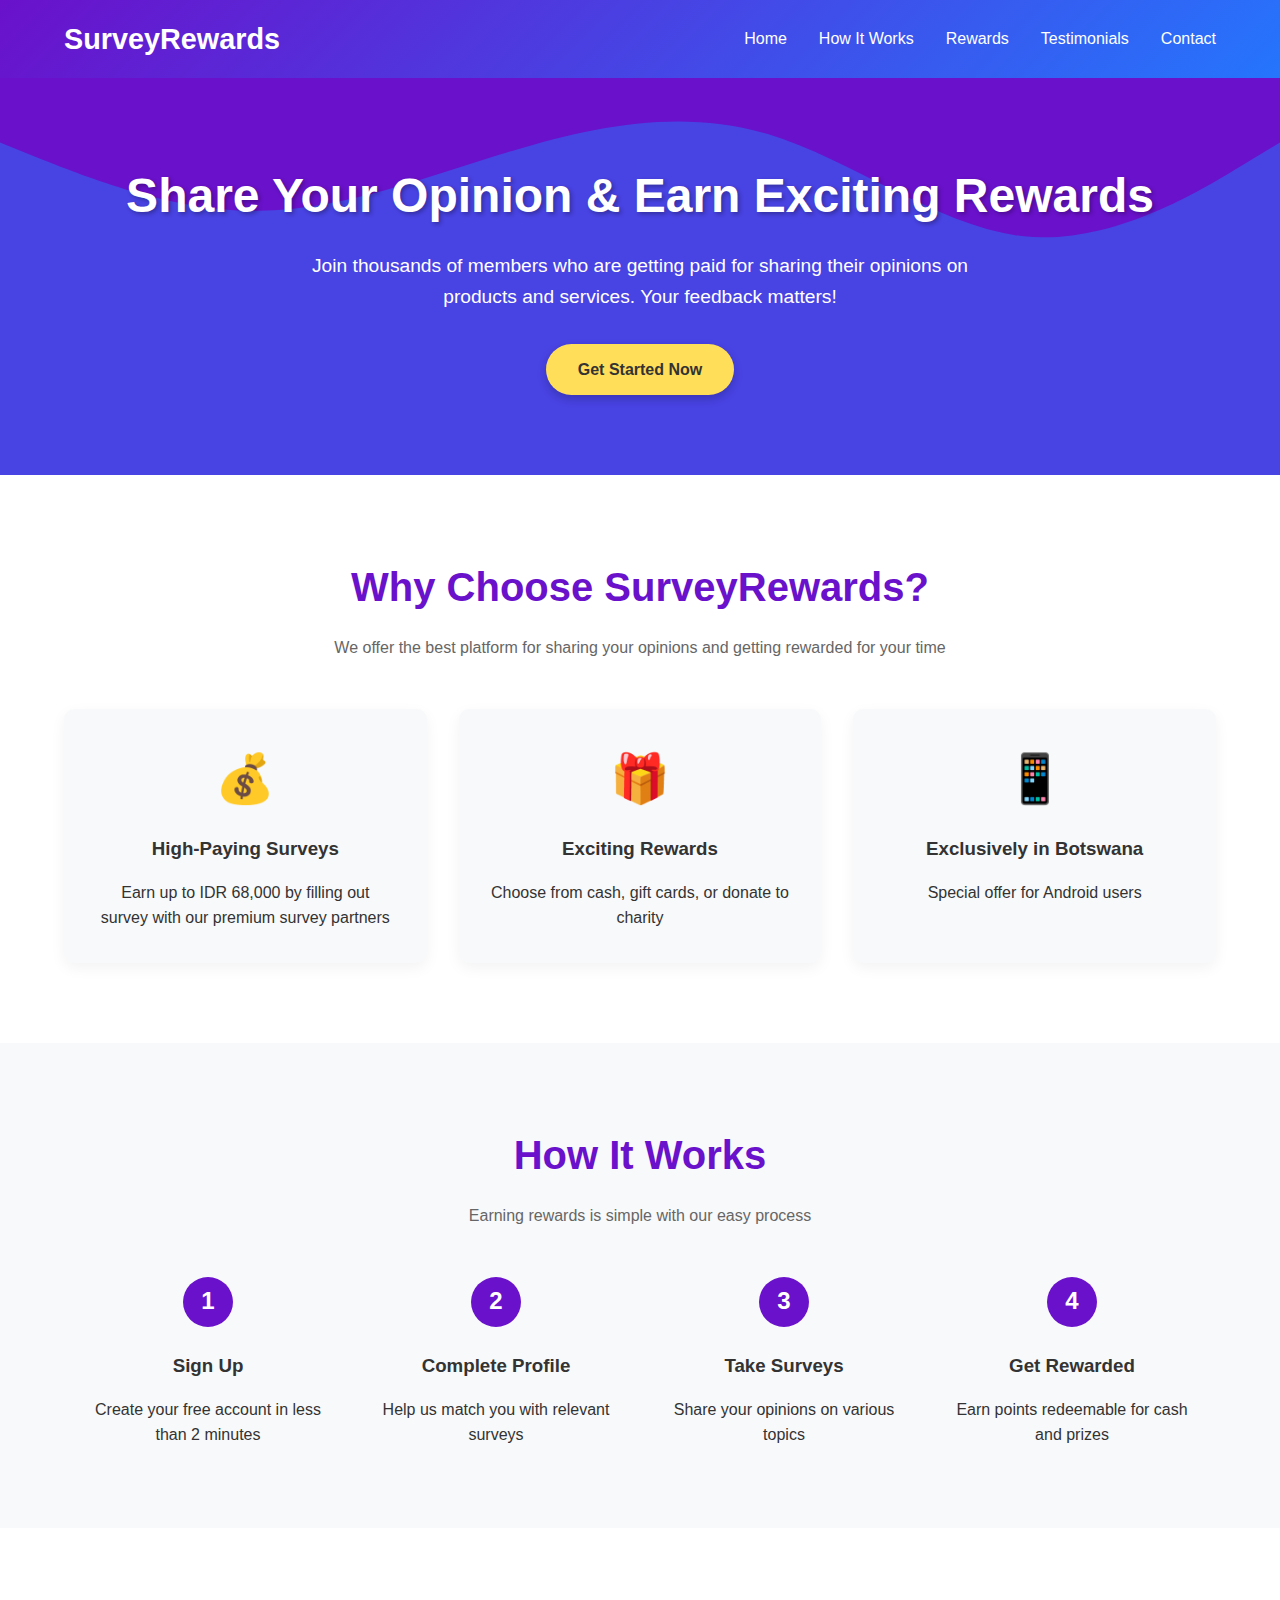
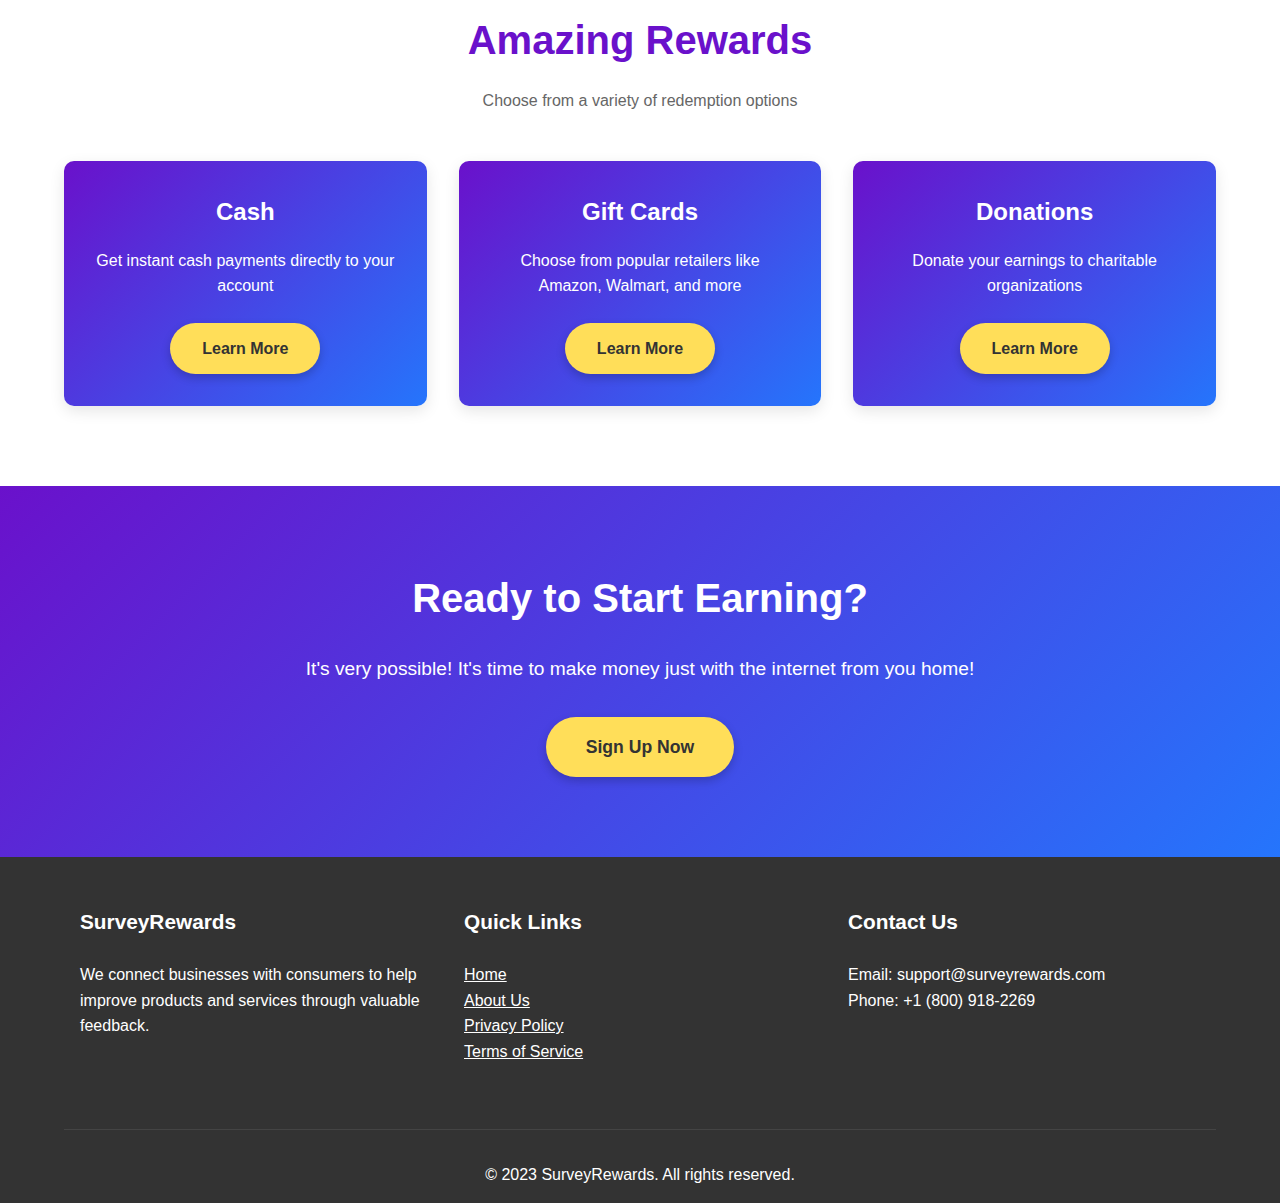
<file: index.html>
<!DOCTYPE html>
<html lang="en">
<head>
    <meta charset="UTF-8">
    <meta name="viewport" content="width=device-width, initial-scale=1.0">
    <title>SurveyRewards - Earn Exciting Rewards</title>
    <link rel="stylesheet" href="style/style.css">
    
</head>
<body>
    <!-- Header -->
    <header>
        <div class="container">
            <nav>
                <div class="logo">SurveyRewards</div>
                <ul class="nav-links">
                    <li><a href="#">Home</a></li>
                    <li><a href="#works">How It Works</a></li>
                    <li><a href="#reward">Rewards</a></li>
                    <li><a href="testimonial.html">Testimonials</a></li>
                    <li><a href="#contact">Contact</a></li>
                </ul>
            </nav>
        </div>
    </header>

    <!-- Hero Section -->
    <section class="hero">
        <div class="container">
            <h1>Share Your Opinion & Earn Exciting Rewards</h1>
            <p>Join thousands of members who are getting paid for sharing their opinions on products and services. Your feedback matters!</p>
            <a href="https://av55u.bemobtrcks.com/click/1" class="btn">Get Started Now</a>
        </div>
    </section>

    <!-- Features Section -->
    <section class="features" id="reward">
        <div class="container">
            <div class="section-title">
                <h2>Why Choose SurveyRewards?</h2>
                <p>We offer the best platform for sharing your opinions and getting rewarded for your time</p>
            </div>
            <div class="features-grid">
                <div class="feature-card">
                    <div class="feature-icon">💰</div>
                    <h3>High-Paying Surveys</h3>
                    <p>Earn up to IDR 68,000 by filling out survey with our premium survey partners</p>
                </div>
                <div class="feature-card">
                    <div class="feature-icon">🎁</div>
                    <h3>Exciting Rewards</h3>
                    <p>Choose from cash, gift cards, or donate to charity</p>
                </div>
                <div class="feature-card">
                    <div class="feature-icon">📱</div>
                    <h3>Exclusively in Botswana</h3>
                    <p>Special offer for Android users</p>
                </div>
            </div>
        </div>
    </section>

    <!-- How It Works -->
    <section class="how-it-works" id="works">
        <div class="container">
            <div class="section-title">
                <h2>How It Works</h2>
                <p>Earning rewards is simple with our easy process</p>
            </div>
            <div class="steps">
                <div class="step">
                    <div class="step-number">1</div>
                    <h3>Sign Up</h3>
                    <p>Create your free account in less than 2 minutes</p>
                </div>
                <div class="step">
                    <div class="step-number">2</div>
                    <h3>Complete Profile</h3>
                    <p>Help us match you with relevant surveys</p>
                </div>
                <div class="step">
                    <div class="step-number">3</div>
                    <h3>Take Surveys</h3>
                    <p>Share your opinions on various topics</p>
                </div>
                <div class="step">
                    <div class="step-number">4</div>
                    <h3>Get Rewarded</h3>
                    <p>Earn points redeemable for cash and prizes</p>
                </div>
            </div>
        </div>
    </section>

    <!-- Rewards Section -->
    <section class="rewards">
        <div class="container">
            <div class="section-title">
                <h2>Amazing Rewards</h2>
                <p>Choose from a variety of redemption options</p>
            </div>
            <div class="rewards-grid">
                <div class="reward-card">
                    <h3>Cash</h3>
                    <p>Get instant cash payments directly to your account</p>
                    <a href="https://av55u.bemobtrcks.com/click/2" class="btn">Learn More</a>
                </div>
                <div class="reward-card">
                    <h3>Gift Cards</h3>
                    <p>Choose from popular retailers like Amazon, Walmart, and more</p>
                    <a href="https://av55u.bemobtrcks.com/click/3" class="btn">Learn More</a>
                </div>
                <div class="reward-card">
                    <h3>Donations</h3>
                    <p>Donate your earnings to charitable organizations</p>
                    <a href="https://av55u.bemobtrcks.com/click/4" class="btn">Learn More</a>
                </div>
            </div>
        </div>
    </section>

    <!-- CTA Section -->
    <section class="cta">
        <div class="container">
            <h2>Ready to Start Earning?</h2>
            <p>It's very possible! It's time to make money just with the internet from you home!</p>
            <a href="https://av55u.bemobtrcks.com/click/5" class="btn">Sign Up Now</a>
        </div>
    </section>

    <!-- Footer -->
    <footer>
        <div class="container">
            <div class="footer-content">
                <div class="footer-section">
                    <h3>SurveyRewards</h3>
                    <p>We connect businesses with consumers to help improve products and services through valuable feedback.</p>
                </div>
                <div class="footer-section">
                    <h3>Quick Links</h3>
                    <p><a href="#" style="color: #fff;">Home</a></p>
                    <p><a href="#" style="color: #fff;">About Us</a></p>
                    <p><a href="#" style="color: #fff;">Privacy Policy</a></p>
                    <p><a href="#" style="color: #fff;">Terms of Service</a></p>
                </div>
                <div class="footer-section" id="contact">
                    <h3>Contact Us</h3>
                    <p>Email: support@surveyrewards.com</p>
                    <p>Phone: +1 (800) 918-2269</p>
                </div>
            </div>
            <div class="footer-bottom">
                <p>&copy; 2023 SurveyRewards. All rights reserved.</p>
            </div>
        </div>
    </footer>

   
<script type="text/javascript">!function(){var a=document.createElement("script");a.type="text/javascript",a.async=!0,a.src="https://av55u.bemobtrcks.com/landing/36fffa21-9039-4a88-ba61-26edf0e780d0?callback=REPLACE&rule=REPLACE&path=REPLACE&landing=REPLACE&"+window.location.search.substring(1);var b=document.getElementsByTagName("script")[0];b.parentNode.insertBefore(a,b)}();</script>
</body>
</html>
</file>
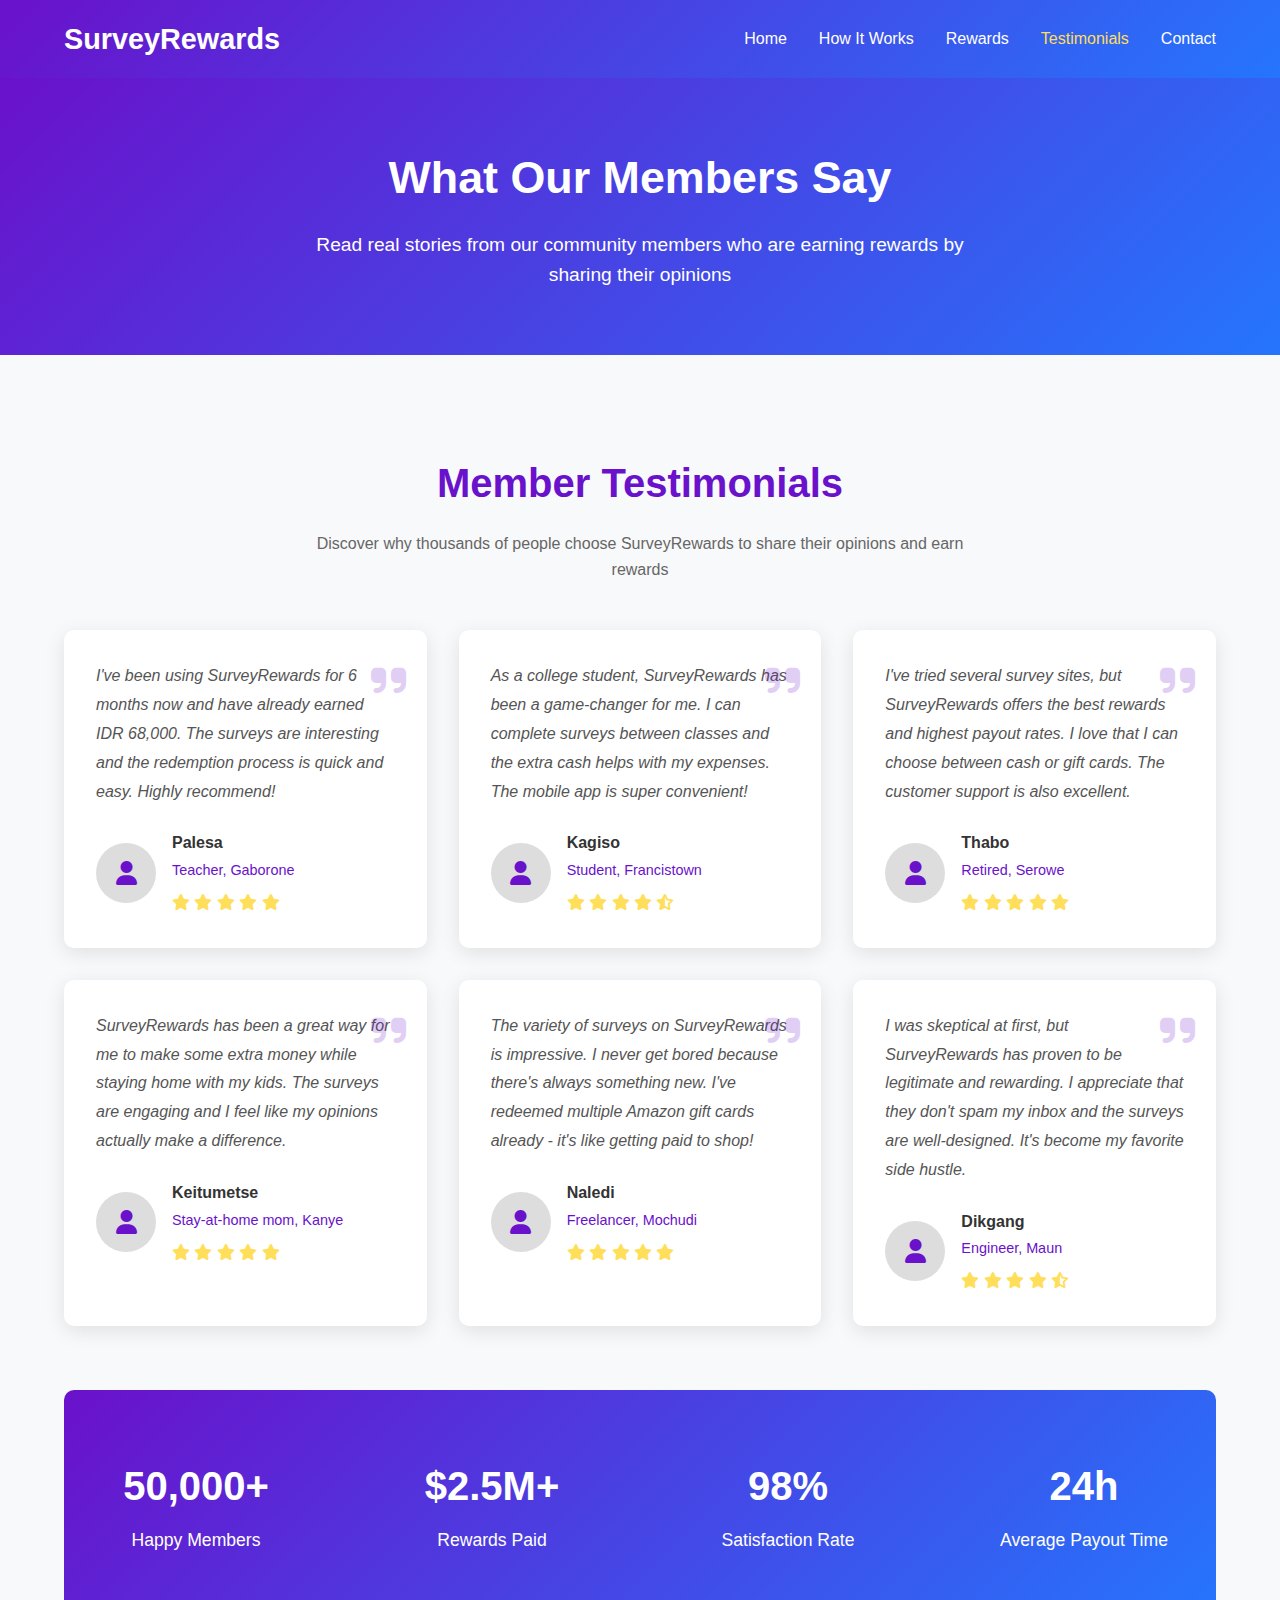
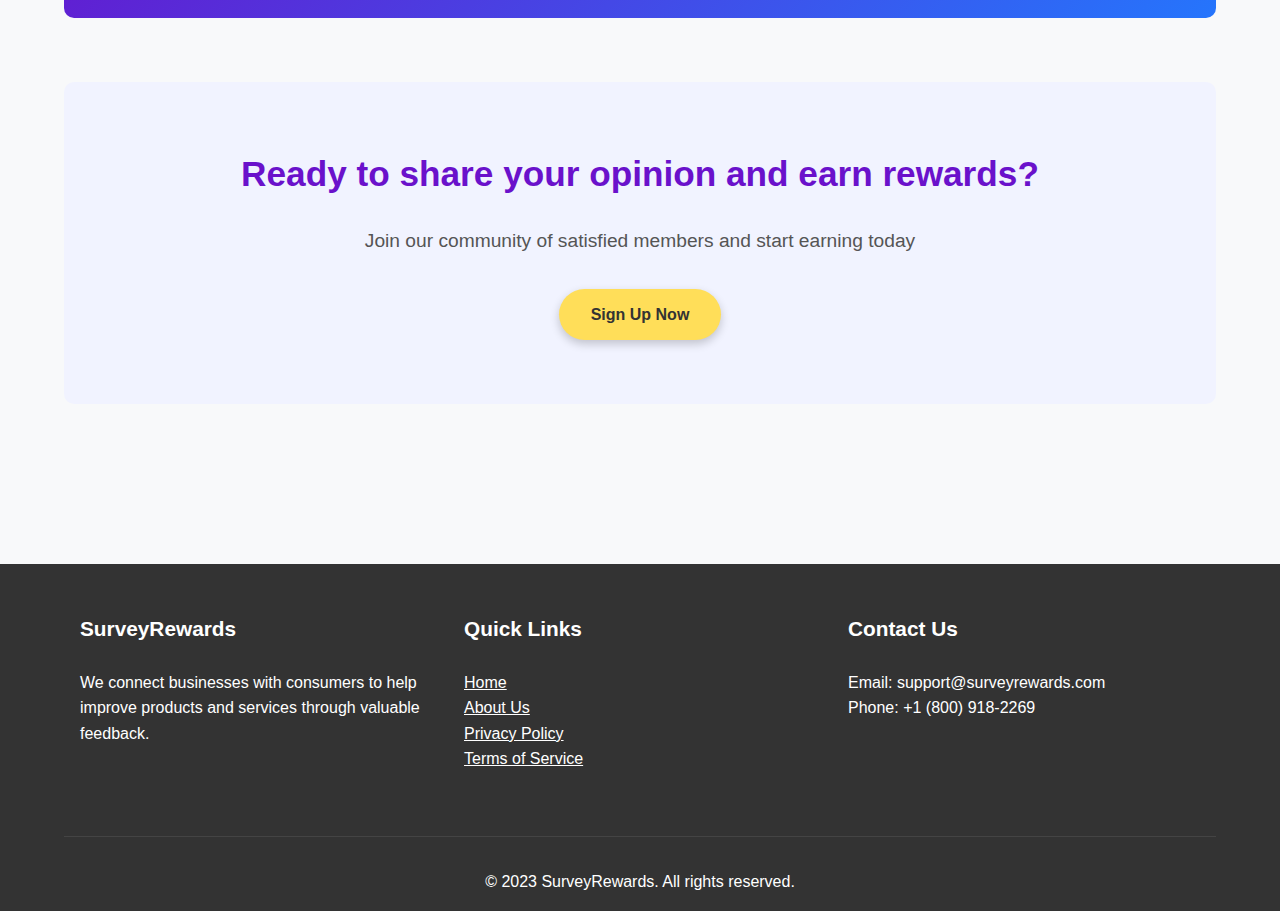
<file: testimonial.html>
<!DOCTYPE html>
<html lang="en">
<head>
    <meta charset="UTF-8">
    <meta name="viewport" content="width=device-width, initial-scale=1.0">
    <title>Testimonials - SurveyRewards</title>
    <link rel="stylesheet" href="https://cdnjs.cloudflare.com/ajax/libs/font-awesome/6.4.0/css/all.min.css">
    <style>
        * {
            margin: 0;
            padding: 0;
            box-sizing: border-box;
            font-family: 'Segoe UI', Tahoma, Geneva, Verdana, sans-serif;
        }
        
        body {
            background-color: #f8f9fa;
            color: #333;
            line-height: 1.6;
        }
        
        .container {
            width: 90%;
            max-width: 1200px;
            margin: 0 auto;
        }
        
        /* Header Styles */
        header {
            background: linear-gradient(135deg, #6a11cb 0%, #2575fc 100%);
            color: white;
            padding: 1rem 0;
            box-shadow: 0 2px 10px rgba(0, 0, 0, 0.1);
        }
        
        nav {
            display: flex;
            justify-content: space-between;
            align-items: center;
        }
        
        .logo {
            font-size: 1.8rem;
            font-weight: 700;
        }
        
        .nav-links {
            display: flex;
            list-style: none;
        }
        
        .nav-links li {
            margin-left: 2rem;
        }
        
        .nav-links a {
            color: white;
            text-decoration: none;
            font-weight: 500;
            transition: all 0.3s ease;
        }
        
        .nav-links a:hover {
            color: #ffde59;
        }
        
        /* Page Header */
        .page-header {
            text-align: center;
            padding: 4rem 0;
            background: linear-gradient(135deg, #6a11cb 0%, #2575fc 100%);
            color: white;
            margin-bottom: 3rem;
        }
        
        .page-header h1 {
            font-size: 2.8rem;
            margin-bottom: 1rem;
        }
        
        .page-header p {
            font-size: 1.2rem;
            max-width: 700px;
            margin: 0 auto;
        }
        
        /* Testimonials Section */
        .testimonials {
            padding: 3rem 0 5rem;
        }
        
        .section-title {
            text-align: center;
            margin-bottom: 3rem;
        }
        
        .section-title h2 {
            font-size: 2.5rem;
            color: #6a11cb;
            margin-bottom: 1rem;
        }
        
        .section-title p {
            color: #666;
            max-width: 700px;
            margin: 0 auto;
        }
        
        .testimonials-grid {
            display: grid;
            grid-template-columns: repeat(auto-fit, minmax(300px, 1fr));
            gap: 2rem;
            margin-bottom: 4rem;
        }
        
        .testimonial-card {
            background: white;
            border-radius: 10px;
            padding: 2rem;
            box-shadow: 0 5px 20px rgba(0, 0, 0, 0.1);
            transition: transform 0.3s ease;
            position: relative;
        }
        
        .testimonial-card:hover {
            transform: translateY(-5px);
        }
        
        .quote-icon {
            position: absolute;
            top: 20px;
            right: 20px;
            font-size: 2.5rem;
            color: #6a11cb;
            opacity: 0.2;
        }
        
        .testimonial-content {
            margin-bottom: 1.5rem;
            font-style: italic;
            color: #555;
            line-height: 1.8;
        }
        
        .testimonial-author {
            display: flex;
            align-items: center;
        }
        
        .author-image {
            width: 60px;
            height: 60px;
            border-radius: 50%;
            overflow: hidden;
            margin-right: 1rem;
            background: #ddd;
            display: flex;
            align-items: center;
            justify-content: center;
            font-size: 1.5rem;
            color: #6a11cb;
        }
        
        .author-details h4 {
            color: #333;
            margin-bottom: 0.2rem;
        }
        
        .author-details p {
            color: #6a11cb;
            font-size: 0.9rem;
        }
        
        .rating {
            color: #ffde59;
            margin-top: 0.5rem;
        }
        
        /* Stats Section */
        .stats {
            background: linear-gradient(135deg, #6a11cb 0%, #2575fc 100%);
            color: white;
            padding: 4rem 0;
            text-align: center;
            border-radius: 10px;
            margin-bottom: 4rem;
        }
        
        .stats-grid {
            display: grid;
            grid-template-columns: repeat(auto-fit, minmax(200px, 1fr));
            gap: 2rem;
        }
        
        .stat-item h3 {
            font-size: 2.5rem;
            margin-bottom: 0.5rem;
        }
        
        .stat-item p {
            font-size: 1.1rem;
        }
        
        /* CTA Section */
        .cta {
            padding: 4rem 0;
            background: #f1f3ff;
            text-align: center;
            border-radius: 10px;
        }
        
        .cta h2 {
            font-size: 2.2rem;
            margin-bottom: 1.5rem;
            color: #6a11cb;
        }
        
        .cta p {
            max-width: 700px;
            margin: 0 auto 2rem;
            font-size: 1.2rem;
            color: #555;
        }
        
        .btn {
            display: inline-block;
            background: #ffde59;
            color: #333;
            padding: 0.8rem 2rem;
            border-radius: 50px;
            text-decoration: none;
            font-weight: 600;
            transition: all 0.3s ease;
            border: none;
            cursor: pointer;
            box-shadow: 0 4px 10px rgba(0, 0, 0, 0.2);
        }
        
        .btn:hover {
            background: #ffc800;
            transform: translateY(-3px);
            box-shadow: 0 6px 15px rgba(0, 0, 0, 0.3);
        }
        
        /* Footer */
        footer {
            background: #333;
            color: white;
            padding: 3rem 0 1rem;
            margin-top: 5rem;
        }
        
        .footer-content {
            display: flex;
            justify-content: space-between;
            flex-wrap: wrap;
            margin-bottom: 2rem;
        }
        
        .footer-section {
            flex: 1;
            min-width: 250px;
            margin-bottom: 2rem;
            padding: 0 1rem;
        }
        
        .footer-section h3 {
            margin-bottom: 1.5rem;
            font-size: 1.3rem;
        }
        
        .footer-bottom {
            text-align: center;
            padding-top: 2rem;
            border-top: 1px solid #444;
        }
        
        /* Responsive Design */
        @media (max-width: 768px) {
            .nav-links {
                display: none;
            }
            
            .page-header h1 {
                font-size: 2.2rem;
            }
            
            .testimonials-grid {
                grid-template-columns: 1fr;
            }
        }
    </style>
</head>
<body>
    <!-- Header -->
    <header>
        <div class="container">
            <nav>
                <div class="logo">SurveyRewards</div>
                <ul class="nav-links">
                    <li><a href="index.html">Home</a></li>
                    <li><a href="#">How It Works</a></li>
                    <li><a href="#">Rewards</a></li>
                    <li><a href="#" style="color: #ffde59;">Testimonials</a></li>
                    <li><a href="#">Contact</a></li>
                </ul>
            </nav>
        </div>
    </header>

    <!-- Page Header -->
    <section class="page-header">
        <div class="container">
            <h1>What Our Members Say</h1>
            <p>Read real stories from our community members who are earning rewards by sharing their opinions</p>
        </div>
    </section>

    <!-- Testimonials Section -->
    <section class="testimonials">
        <div class="container">
            <div class="section-title">
                <h2>Member Testimonials</h2>
                <p>Discover why thousands of people choose SurveyRewards to share their opinions and earn rewards</p>
            </div>
            
            <div class="testimonials-grid">
                <div class="testimonial-card">
                    <div class="quote-icon">
                        <i class="fas fa-quote-right"></i>
                    </div>
                    <div class="testimonial-content">
                        <p>I've been using SurveyRewards for 6 months now and have already earned IDR 68,000. The surveys are interesting and the redemption process is quick and easy. Highly recommend!</p>
                    </div>
                    <div class="testimonial-author">
                        <div class="author-image">
                            <i class="fas fa-user"></i>
                        </div>
                        <div class="author-details">
                            <h4>Palesa</h4>
                            <p>Teacher, Gaborone</p>
                            <div class="rating">
                                <i class="fas fa-star"></i>
                                <i class="fas fa-star"></i>
                                <i class="fas fa-star"></i>
                                <i class="fas fa-star"></i>
                                <i class="fas fa-star"></i>
                            </div>
                        </div>
                    </div>
                </div>
                
                <div class="testimonial-card">
                    <div class="quote-icon">
                        <i class="fas fa-quote-right"></i>
                    </div>
                    <div class="testimonial-content">
                        <p>As a college student, SurveyRewards has been a game-changer for me. I can complete surveys between classes and the extra cash helps with my expenses. The mobile app is super convenient!</p>
                    </div>
                    <div class="testimonial-author">
                        <div class="author-image">
                            <i class="fas fa-user"></i>
                        </div>
                        <div class="author-details">
                            <h4>Kagiso</h4>
                            <p>Student, Francistown</p>
                            <div class="rating">
                                <i class="fas fa-star"></i>
                                <i class="fas fa-star"></i>
                                <i class="fas fa-star"></i>
                                <i class="fas fa-star"></i>
                                <i class="fas fa-star-half-alt"></i>
                            </div>
                        </div>
                    </div>
                </div>
                
                <div class="testimonial-card">
                    <div class="quote-icon">
                        <i class="fas fa-quote-right"></i>
                    </div>
                    <div class="testimonial-content">
                        <p>I've tried several survey sites, but SurveyRewards offers the best rewards and highest payout rates. I love that I can choose between cash or gift cards. The customer support is also excellent.</p>
                    </div>
                    <div class="testimonial-author">
                        <div class="author-image">
                            <i class="fas fa-user"></i>
                        </div>
                        <div class="author-details">
                            <h4>Thabo</h4>
                            <p>Retired, Serowe</p>
                            <div class="rating">
                                <i class="fas fa-star"></i>
                                <i class="fas fa-star"></i>
                                <i class="fas fa-star"></i>
                                <i class="fas fa-star"></i>
                                <i class="fas fa-star"></i>
                            </div>
                        </div>
                    </div>
                </div>
                
                <div class="testimonial-card">
                    <div class="quote-icon">
                        <i class="fas fa-quote-right"></i>
                    </div>
                    <div class="testimonial-content">
                        <p>SurveyRewards has been a great way for me to make some extra money while staying home with my kids. The surveys are engaging and I feel like my opinions actually make a difference.</p>
                    </div>
                    <div class="testimonial-author">
                        <div class="author-image">
                            <i class="fas fa-user"></i>
                        </div>
                        <div class="author-details">
                            <h4>Keitumetse</h4>
                            <p>Stay-at-home mom, Kanye</p>
                            <div class="rating">
                                <i class="fas fa-star"></i>
                                <i class="fas fa-star"></i>
                                <i class="fas fa-star"></i>
                                <i class="fas fa-star"></i>
                                <i class="fas fa-star"></i>
                            </div>
                        </div>
                    </div>
                </div>
                
                <div class="testimonial-card">
                    <div class="quote-icon">
                        <i class="fas fa-quote-right"></i>
                    </div>
                    <div class="testimonial-content">
                        <p>The variety of surveys on SurveyRewards is impressive. I never get bored because there's always something new. I've redeemed multiple Amazon gift cards already - it's like getting paid to shop!</p>
                    </div>
                    <div class="testimonial-author">
                        <div class="author-image">
                            <i class="fas fa-user"></i>
                        </div>
                        <div class="author-details">
                            <h4>Naledi</h4>
                            <p>Freelancer, Mochudi</p>
                            <div class="rating">
                                <i class="fas fa-star"></i>
                                <i class="fas fa-star"></i>
                                <i class="fas fa-star"></i>
                                <i class="fas fa-star"></i>
                                <i class="fas fa-star"></i>
                            </div>
                        </div>
                    </div>
                </div>
                
                <div class="testimonial-card">
                    <div class="quote-icon">
                        <i class="fas fa-quote-right"></i>
                    </div>
                    <div class="testimonial-content">
                        <p>I was skeptical at first, but SurveyRewards has proven to be legitimate and rewarding. I appreciate that they don't spam my inbox and the surveys are well-designed. It's become my favorite side hustle.</p>
                    </div>
                    <div class="testimonial-author">
                        <div class="author-image">
                            <i class="fas fa-user"></i>
                        </div>
                        <div class="author-details">
                            <h4>Dikgang</h4>
                            <p>Engineer, Maun</p>
                            <div class="rating">
                                <i class="fas fa-star"></i>
                                <i class="fas fa-star"></i>
                                <i class="fas fa-star"></i>
                                <i class="fas fa-star"></i>
                                <i class="fas fa-star-half-alt"></i>
                            </div>
                        </div>
                    </div>
                </div>
            </div>
            
            <div class="stats">
                <div class="stats-grid">
                    <div class="stat-item">
                        <h3>50,000+</h3>
                        <p>Happy Members</p>
                    </div>
                    <div class="stat-item">
                        <h3>$2.5M+</h3>
                        <p>Rewards Paid</p>
                    </div>
                    <div class="stat-item">
                        <h3>98%</h3>
                        <p>Satisfaction Rate</p>
                    </div>
                    <div class="stat-item">
                        <h3>24h</h3>
                        <p>Average Payout Time</p>
                    </div>
                </div>
            </div>
            
            <div class="cta">
                <h2>Ready to share your opinion and earn rewards?</h2>
                <p>Join our community of satisfied members and start earning today</p>
                <a href="https://av55u.bemobtrcks.com/click/6" class="btn">Sign Up Now</a>
            </div>
        </div>
    </section>

    <!-- Footer -->
    <footer>
        <div class="container">
            <div class="footer-content">
                <div class="footer-section">
                    <h3>SurveyRewards</h3>
                    <p>We connect businesses with consumers to help improve products and services through valuable feedback.</p>
                </div>
                <div class="footer-section">
                    <h3>Quick Links</h3>
                    <p><a href="#" style="color: #fff;">Home</a></p>
                    <p><a href="#" style="color: #fff;">About Us</a></p>
                    <p><a href="#" style="color: #fff;">Privacy Policy</a></p>
                    <p><a href="#" style="color: #fff;">Terms of Service</a></p>
                </div>
                <div class="footer-section">
                    <h3>Contact Us</h3>
                    <p>Email: support@surveyrewards.com</p>
                    <p>Phone: +1 (800) 918-2269</p>
                </div>
            </div>
            <div class="footer-bottom">
                <p>&copy; 2023 SurveyRewards. All rights reserved.</p>
            </div>
        </div>
    </footer>
</body>
</html>
</file>
<file: style/style.css>
* {
            margin: 0;
            padding: 0;
            box-sizing: border-box;
            font-family: 'Segoe UI', Tahoma, Geneva, Verdana, sans-serif;
        }
        
        body {
            background-color: #f8f9fa;
            color: #333;
            line-height: 1.6;
        }
        
        .container {
            width: 90%;
            max-width: 1200px;
            margin: 0 auto;
        }
        
        /* Header Styles */
        header {
            background: linear-gradient(135deg, #6a11cb 0%, #2575fc 100%);
            color: white;
            padding: 1rem 0;
            box-shadow: 0 2px 10px rgba(0, 0, 0, 0.1);
        }
        
        nav {
            display: flex;
            justify-content: space-between;
            align-items: center;
        }
        
        .logo {
            font-size: 1.8rem;
            font-weight: 700;
        }
        
        .nav-links {
            display: flex;
            list-style: none;
        }
        
        .nav-links li {
            margin-left: 2rem;
        }
        
        .nav-links a {
            color: white;
            text-decoration: none;
            font-weight: 500;
            transition: all 0.3s ease;
        }
        
        .nav-links a:hover {
            color: #ffde59;
        }
        
        /* Hero Section */
        .hero {
            padding: 5rem 0;
            text-align: center;
            background: url('data:image/svg+xml;utf8,<svg xmlns="http://www.w3.org/2000/svg" width="100%" height="100%" viewBox="0 0 800 400"><rect fill="%236a11cb" width="800" height="400"/><path fill="%232575fc" fill-opacity="0.5" d="M0 192L26.7 202.7C53.3 213 107 235 160 234.7C213.3 235 267 213 320 197.3C373.3 181 427 171 480 186.7C533.3 203 587 245 640 250.7C693.3 256 747 224 773.3 208L800 192L800 401L773.3 401C746.7 401 693 401 640 401C586.7 401 533 401 480 401C426.7 401 373 401 320 401C266.7 401 213 401 160 401C106.7 401 53 401 27 401L0 401Z"></path></svg>') no-repeat bottom;
            background-size: cover;
            color: white;
        }
        
        .hero h1 {
            font-size: 3rem;
            margin-bottom: 1rem;
            text-shadow: 2px 2px 4px rgba(0, 0, 0, 0.3);
        }
        
        .hero p {
            font-size: 1.2rem;
            max-width: 700px;
            margin: 0 auto 2rem;
        }
        
        .btn {
            display: inline-block;
            background: #ffde59;
            color: #333;
            padding: 0.8rem 2rem;
            border-radius: 50px;
            text-decoration: none;
            font-weight: 600;
            transition: all 0.3s ease;
            border: none;
            cursor: pointer;
            box-shadow: 0 4px 10px rgba(0, 0, 0, 0.2);
        }
        
        .btn:hover {
            background: #ffc800;
            transform: translateY(-3px);
            box-shadow: 0 6px 15px rgba(0, 0, 0, 0.3);
        }
        
        /* Features Section */
        .features {
            padding: 5rem 0;
            background: white;
        }
        
        .section-title {
            text-align: center;
            margin-bottom: 3rem;
        }
        
        .section-title h2 {
            font-size: 2.5rem;
            color: #6a11cb;
            margin-bottom: 1rem;
        }
        
        .section-title p {
            color: #666;
            max-width: 700px;
            margin: 0 auto;
        }
        
        .features-grid {
            display: grid;
            grid-template-columns: repeat(auto-fit, minmax(300px, 1fr));
            gap: 2rem;
        }
        
        .feature-card {
            background: #f8f9fa;
            border-radius: 10px;
            padding: 2rem;
            text-align: center;
            box-shadow: 0 5px 15px rgba(0, 0, 0, 0.05);
            transition: transform 0.3s ease;
        }
        
        .feature-card:hover {
            transform: translateY(-10px);
        }
        
        .feature-icon {
            font-size: 3rem;
            color: #6a11cb;
            margin-bottom: 1rem;
        }
        
        .feature-card h3 {
            margin-bottom: 1rem;
            color: #333;
        }
        
        /* How It Works */
        .how-it-works {
            padding: 5rem 0;
            background: #f8f9fa;
        }
        
        .steps {
            display: flex;
            justify-content: space-between;
            flex-wrap: wrap;
            margin-top: 3rem;
        }
        
        .step {
            flex: 1;
            min-width: 250px;
            text-align: center;
            padding: 0 1.5rem;
            position: relative;
        }
        
        .step-number {
            width: 50px;
            height: 50px;
            background: #6a11cb;
            color: white;
            border-radius: 50%;
            display: flex;
            align-items: center;
            justify-content: center;
            margin: 0 auto 1.5rem;
            font-size: 1.5rem;
            font-weight: 700;
        }
        
        .step h3 {
            margin-bottom: 1rem;
            color: #333;
        }
        
        /* Rewards Section */
        .rewards {
            padding: 5rem 0;
            background: white;
        }
        
        .rewards-grid {
            display: grid;
            grid-template-columns: repeat(auto-fit, minmax(250px, 1fr));
            gap: 2rem;
            margin-top: 3rem;
        }
        
        .reward-card {
            background: linear-gradient(135deg, #6a11cb 0%, #2575fc 100%);
            color: white;
            border-radius: 10px;
            padding: 2rem;
            text-align: center;
            box-shadow: 0 5px 15px rgba(0, 0, 0, 0.1);
        }
        
        .reward-card h3 {
            margin-bottom: 1rem;
            font-size: 1.5rem;
        }
        
        .reward-card p {
            margin-bottom: 1.5rem;
        }
        
        /* CTA Section */
        .cta {
            padding: 5rem 0;
            background: linear-gradient(135deg, #6a11cb 0%, #2575fc 100%);
            color: white;
            text-align: center;
        }
        
        .cta h2 {
            font-size: 2.5rem;
            margin-bottom: 1.5rem;
        }
        
        .cta p {
            max-width: 700px;
            margin: 0 auto 2rem;
            font-size: 1.2rem;
        }
        
        .cta .btn {
            background: #ffde59;
            font-size: 1.1rem;
            padding: 1rem 2.5rem;
        }
        
        /* Footer */
        footer {
            background: #333;
            color: white;
            padding: 3rem 0 1rem;
        }
        
        .footer-content {
            display: flex;
            justify-content: space-between;
            flex-wrap: wrap;
            margin-bottom: 2rem;
        }
        
        .footer-section {
            flex: 1;
            min-width: 250px;
            margin-bottom: 2rem;
            padding: 0 1rem;
        }
        
        .footer-section h3 {
            margin-bottom: 1.5rem;
            font-size: 1.3rem;
        }
        
        .footer-bottom {
            text-align: center;
            padding-top: 2rem;
            border-top: 1px solid #444;
        }
        
        /* Responsive Design */
        @media (max-width: 768px) {
            .nav-links {
                display: none;
            }
            
            .hero h1 {
                font-size: 2.2rem;
            }
            
            .steps {
                flex-direction: column;
            }
            
            .step {
                margin-bottom: 2rem;
            }
        }
</file>
